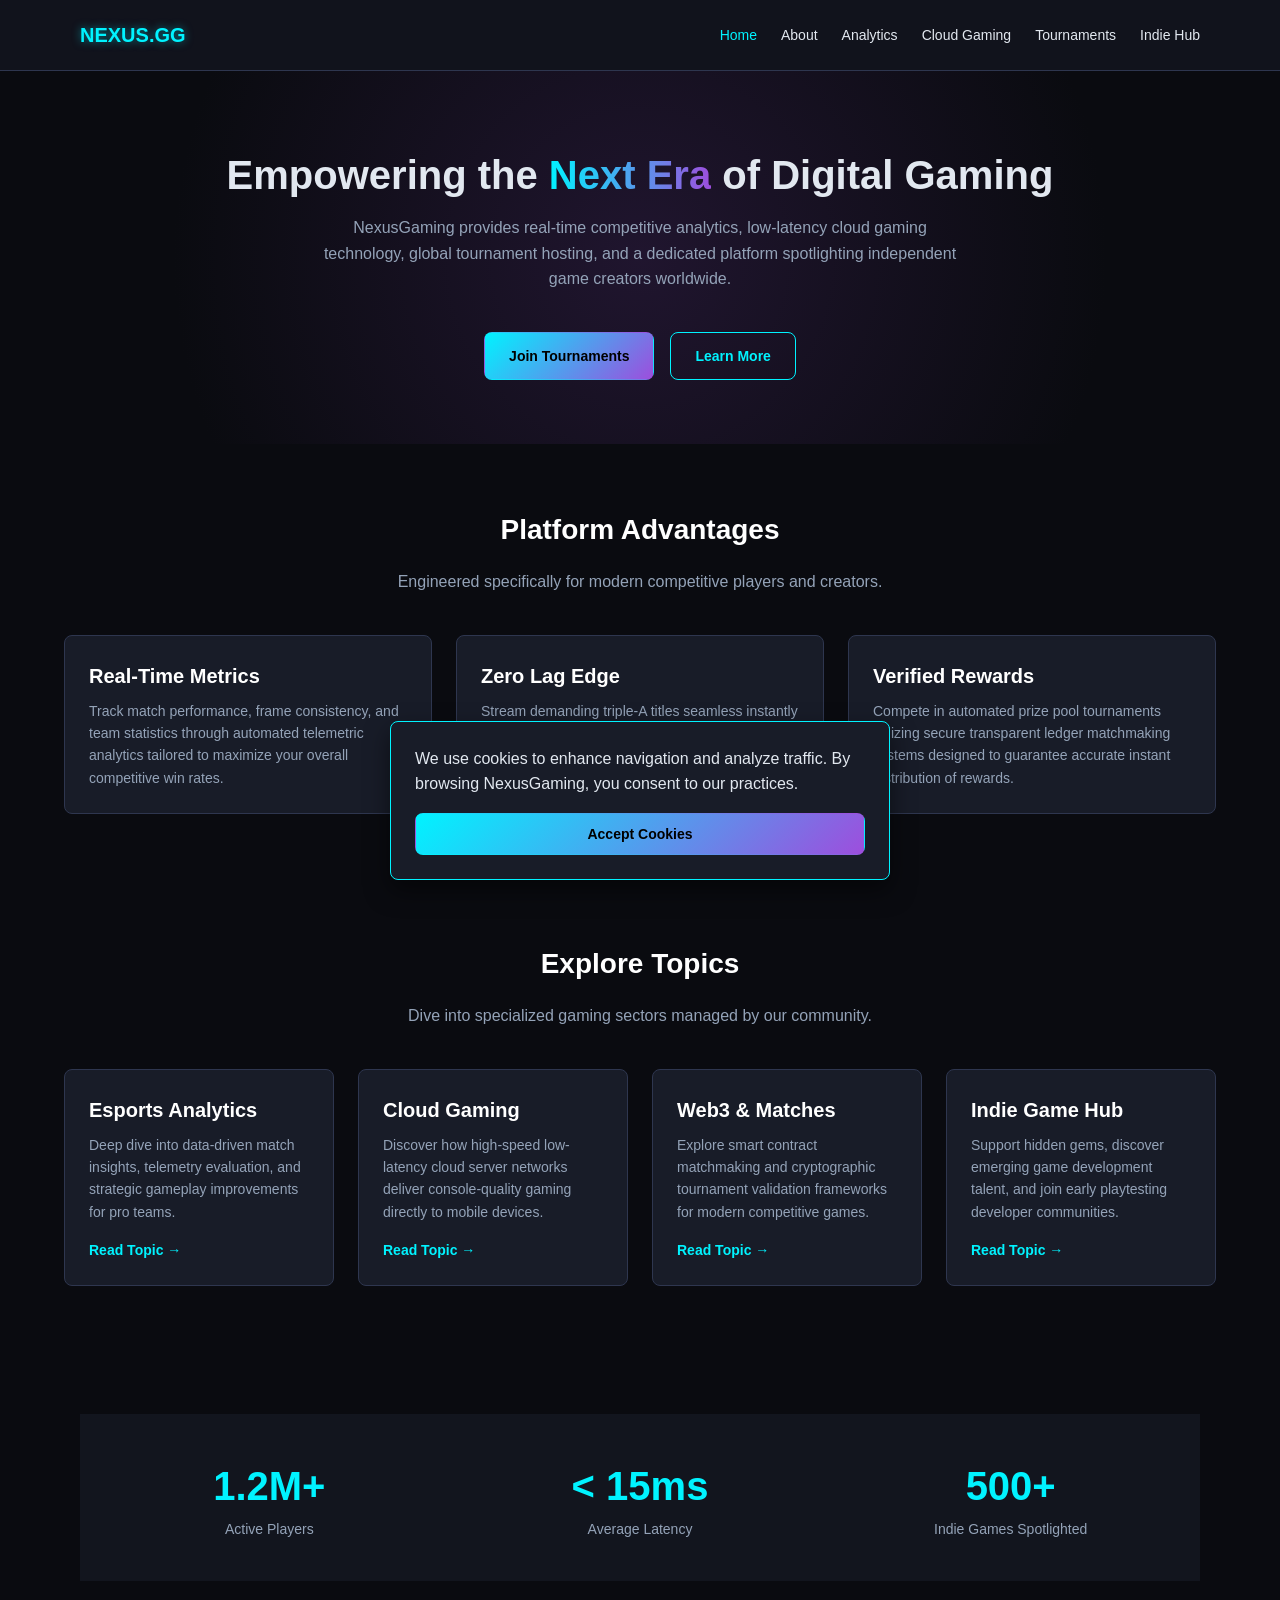
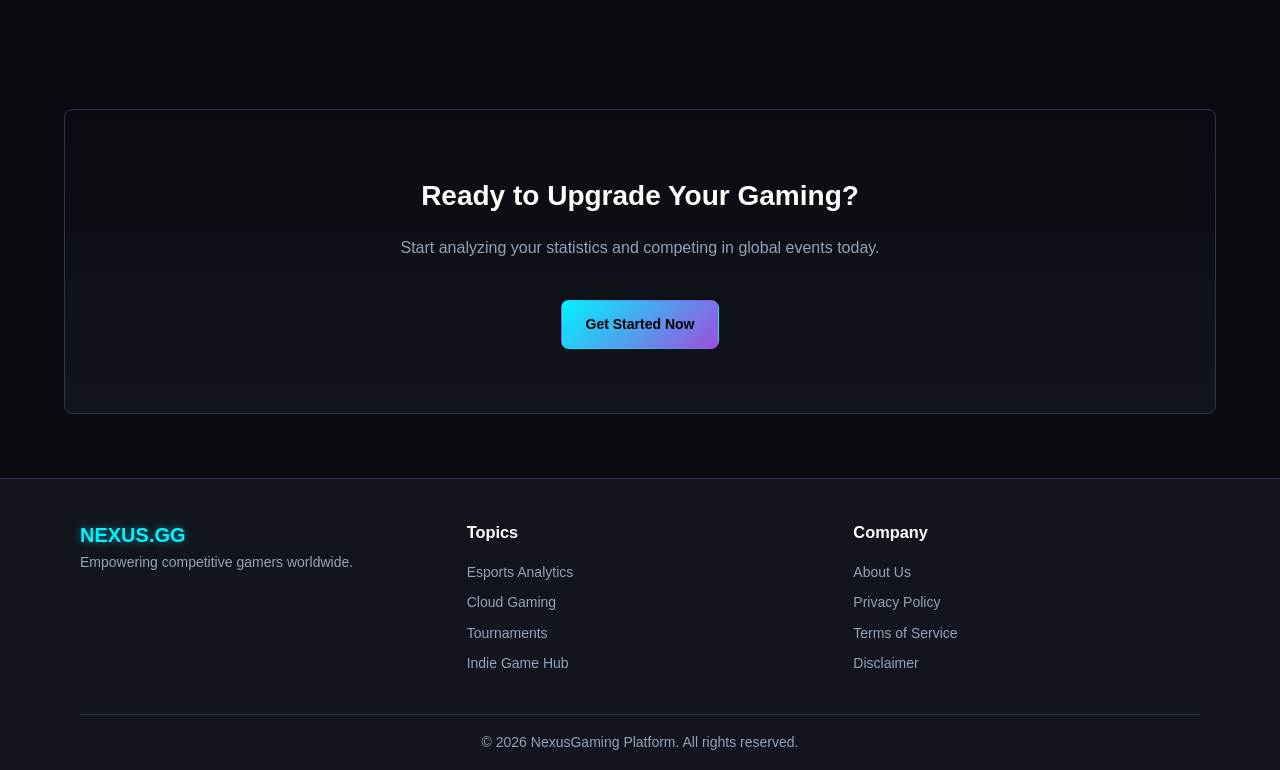
<file: index.html>
<!DOCTYPE html>
<html lang="en">
<head>
  <meta charset="UTF-8">
  <meta name="viewport" content="width=device-width, initial-scale=1.0">
  <meta name="description" content="NexusGaming - Next-generation gaming platform for analytics, tournaments, cloud gaming, and indie game discoveries.">
  <title>NexusGaming | Next-Gen Gaming Ecosystem</title>
  <link rel="stylesheet" href="assets/style.css">
</head>
<body>

  <!-- Navigation -->
  <header class="header">
    <div class="container">
      <nav class="nav" aria-label="Main Navigation">
        <a href="index.html" class="nav__brand">NEXUS.GG</a>
        <button class="nav__toggle" aria-label="Toggle Navigation" aria-expanded="false">&#9776;</button>
        <ul class="nav__menu">
          <li><a href="index.html" class="nav__link nav__link--active">Home</a></li>
          <li><a href="pages/about.html" class="nav__link">About</a></li>
          <li><a href="topic-1.html" class="nav__link">Analytics</a></li>
          <li><a href="topic-2.html" class="nav__link">Cloud Gaming</a></li>
          <li><a href="topic-3.html" class="nav__link">Tournaments</a></li>
          <li><a href="topic-4.html" class="nav__link">Indie Hub</a></li>
        </ul>
      </nav>
    </div>
  </header>

  <main>
    <!-- Hero Section -->
    <section class="hero">
      <div class="container">
        <h1 class="hero__title">Empowering the <span class="hero__title--gradient">Next Era</span> of Digital Gaming</h1>
        <p class="hero__description">
          NexusGaming provides real-time competitive analytics, low-latency cloud gaming technology, global tournament hosting, and a dedicated platform spotlighting independent game creators worldwide.
        </p>
        <div class="hero__actions">
          <a href="topic-3.html" class="btn btn--primary">Join Tournaments</a>
          <a href="pages/about.html" class="btn btn--secondary">Learn More</a>
        </div>
      </div>
    </section>

    <!-- Features Section -->
    <section class="section container">
      <h2 class="section__title">Platform Advantages</h2>
      <p class="section__subtitle">Engineered specifically for modern competitive players and creators.</p>
      <div class="grid grid--3-col">
        <article class="card">
          <h3 class="card__title">Real-Time Metrics</h3>
          <p class="card__text">Track match performance, frame consistency, and team statistics through automated telemetric analytics tailored to maximize your overall competitive win rates.</p>
        </article>
        <article class="card">
          <h3 class="card__title">Zero Lag Edge</h3>
          <p class="card__text">Stream demanding triple-A titles seamless instantly via decentralized edge cloud computing server nodes positioned globally for optimal low-latency gaming experiences.</p>
        </article>
        <article class="card">
          <h3 class="card__title">Verified Rewards</h3>
          <p class="card__text">Compete in automated prize pool tournaments utilizing secure transparent ledger matchmaking systems designed to guarantee accurate instant distribution of rewards.</p>
        </article>
      </div>
    </section>

    <!-- Topics Section -->
    <section class="section container">
      <h2 class="section__title">Explore Topics</h2>
      <p class="section__subtitle">Dive into specialized gaming sectors managed by our community.</p>
      <div class="grid grid--4-col">
        <article class="card">
          <h3 class="card__title">Esports Analytics</h3>
          <p class="card__text">Deep dive into data-driven match insights, telemetry evaluation, and strategic gameplay improvements for pro teams.</p>
          <a href="topic-1.html" class="card__link">Read Topic &rarr;</a>
        </article>
        <article class="card">
          <h3 class="card__title">Cloud Gaming</h3>
          <p class="card__text">Discover how high-speed low-latency cloud server networks deliver console-quality gaming directly to mobile devices.</p>
          <a href="topic-2.html" class="card__link">Read Topic &rarr;</a>
        </article>
        <article class="card">
          <h3 class="card__title">Web3 &amp; Matches</h3>
          <p class="card__text">Explore smart contract matchmaking and cryptographic tournament validation frameworks for modern competitive games.</p>
          <a href="topic-3.html" class="card__link">Read Topic &rarr;</a>
        </article>
        <article class="card">
          <h3 class="card__title">Indie Game Hub</h3>
          <p class="card__text">Support hidden gems, discover emerging game development talent, and join early playtesting developer communities.</p>
          <a href="topic-4.html" class="card__link">Read Topic &rarr;</a>
        </article>
      </div>
    </section>

    <!-- Statistics Section -->
    <section class="section">
      <div class="container">
        <div class="stats">
          <div class="stats__item">
            <p class="stats__number">1.2M+</p>
            <p class="stats__label">Active Players</p>
          </div>
          <div class="stats__item">
            <p class="stats__number">&lt; 15ms</p>
            <p class="stats__label">Average Latency</p>
          </div>
          <div class="stats__item">
            <p class="stats__number">500+</p>
            <p class="stats__label">Indie Games Spotlighted</p>
          </div>
        </div>
      </div>
    </section>

    <!-- Final CTA -->
    <section class="section container">
      <div class="cta">
        <h2 class="section__title">Ready to Upgrade Your Gaming?</h2>
        <p class="section__subtitle">Start analyzing your statistics and competing in global events today.</p>
        <a href="topic-1.html" class="btn btn--primary">Get Started Now</a>
      </div>
    </section>
  </main>

  <!-- Cookie Consent Banner -->
  <div id="cookieBanner" class="cookie-banner cookie-banner--hidden" role="dialog" aria-label="Cookie Preferences">
    <p>We use cookies to enhance navigation and analyze traffic. By browsing NexusGaming, you consent to our practices.</p>
    <button id="acceptCookies" class="btn btn--primary">Accept Cookies</button>
  </div>

  <!-- Footer -->
  <footer class="footer">
    <div class="container">
      <div class="footer__grid">
        <div>
          <p class="nav__brand">NEXUS.GG</p>
          <p class="footer__link">Empowering competitive gamers worldwide.</p>
        </div>
        <div>
          <h3 class="footer__heading">Topics</h3>
          <ul class="footer__list">
            <li><a href="topic-1.html" class="footer__link">Esports Analytics</a></li>
            <li><a href="topic-2.html" class="footer__link">Cloud Gaming</a></li>
            <li><a href="topic-3.html" class="footer__link">Tournaments</a></li>
            <li><a href="topic-4.html" class="footer__link">Indie Game Hub</a></li>
          </ul>
        </div>
        <div>
          <h3 class="footer__heading">Company</h3>
          <ul class="footer__list">
            <li><a href="pages/about.html" class="footer__link">About Us</a></li>
            <li><a href="privacy.html" class="footer__link">Privacy Policy</a></li>
            <li><a href="terms.html" class="footer__link">Terms of Service</a></li>
            <li><a href="disclaimer.html" class="footer__link">Disclaimer</a></li>
          </ul>
        </div>
      </div>
      <div class="footer__bottom">
        <p>&copy; 2026 NexusGaming Platform. All rights reserved.</p>
      </div>
    </div>
  </footer>

  <script src="assets/script.js"></script>
</body>
</html>
</file>
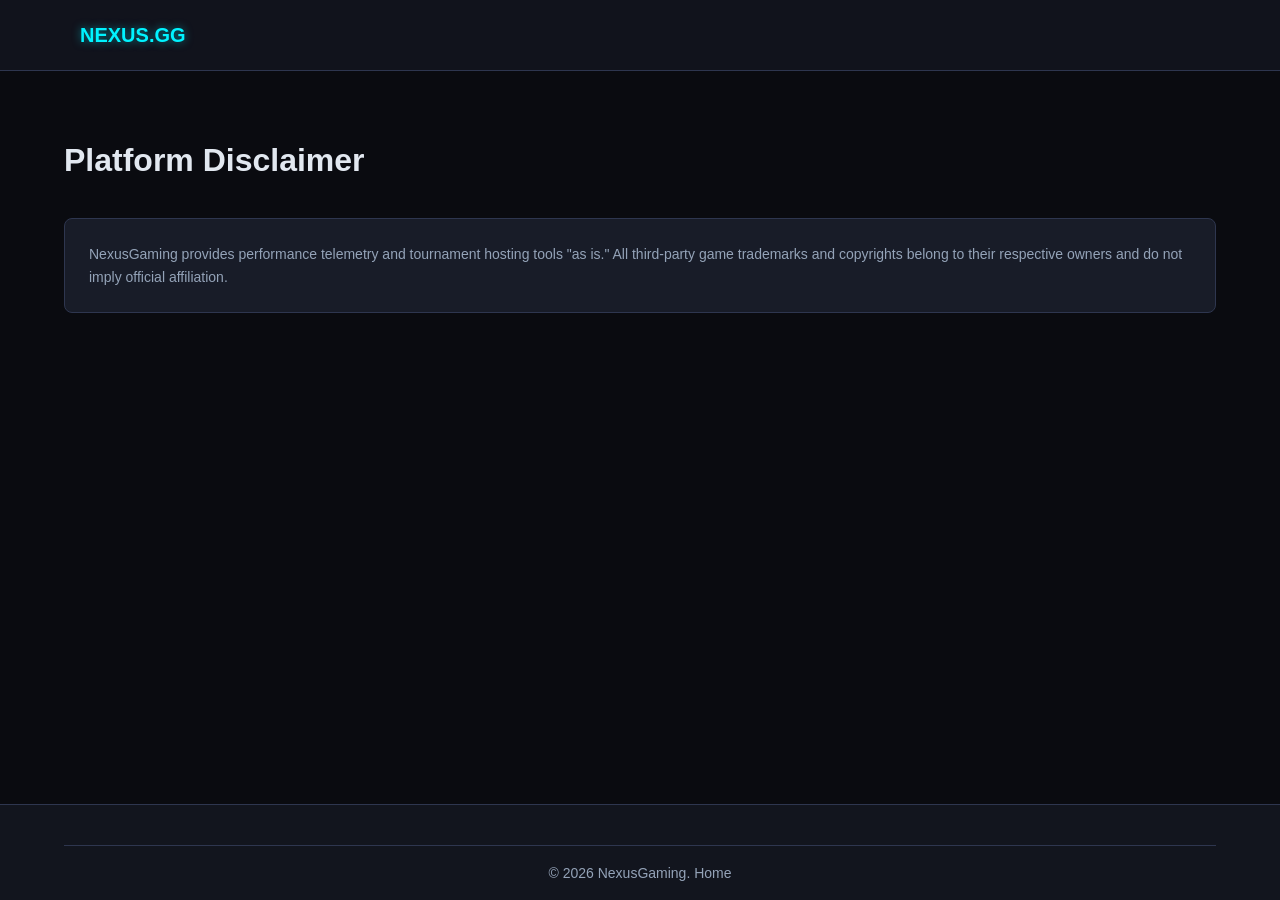
<file: disclaimer.html>
<!DOCTYPE html>
<html lang="en">
<head>
  <meta charset="UTF-8">
  <meta name="viewport" content="width=device-width, initial-scale=1.0">
  <title>Disclaimer | NexusGaming</title>
  <link rel="stylesheet" href="assets/style.css">
</head>
<body>
  <header class="header">
    <div class="container">
      <nav class="nav">
        <a href="index.html" class="nav__brand">NEXUS.GG</a>
      </nav>
    </div>
  </header>

  <main class="container section">
    <h1>Platform Disclaimer</h1>
    <div class="card" style="margin-top: 2rem;">
      <p class="card__text">
        NexusGaming provides performance telemetry and tournament hosting tools "as is." All third-party game trademarks and copyrights belong to their respective owners and do not imply official affiliation.
      </p>
    </div>
  </main>

  <footer class="footer">
    <div class="container footer__bottom">
      <p>&copy; 2026 NexusGaming. <a href="index.html" class="footer__link">Home</a></p>
    </div>
  </footer>
  <script src="assets/script.js"></script>
</body>
</html>
</file>
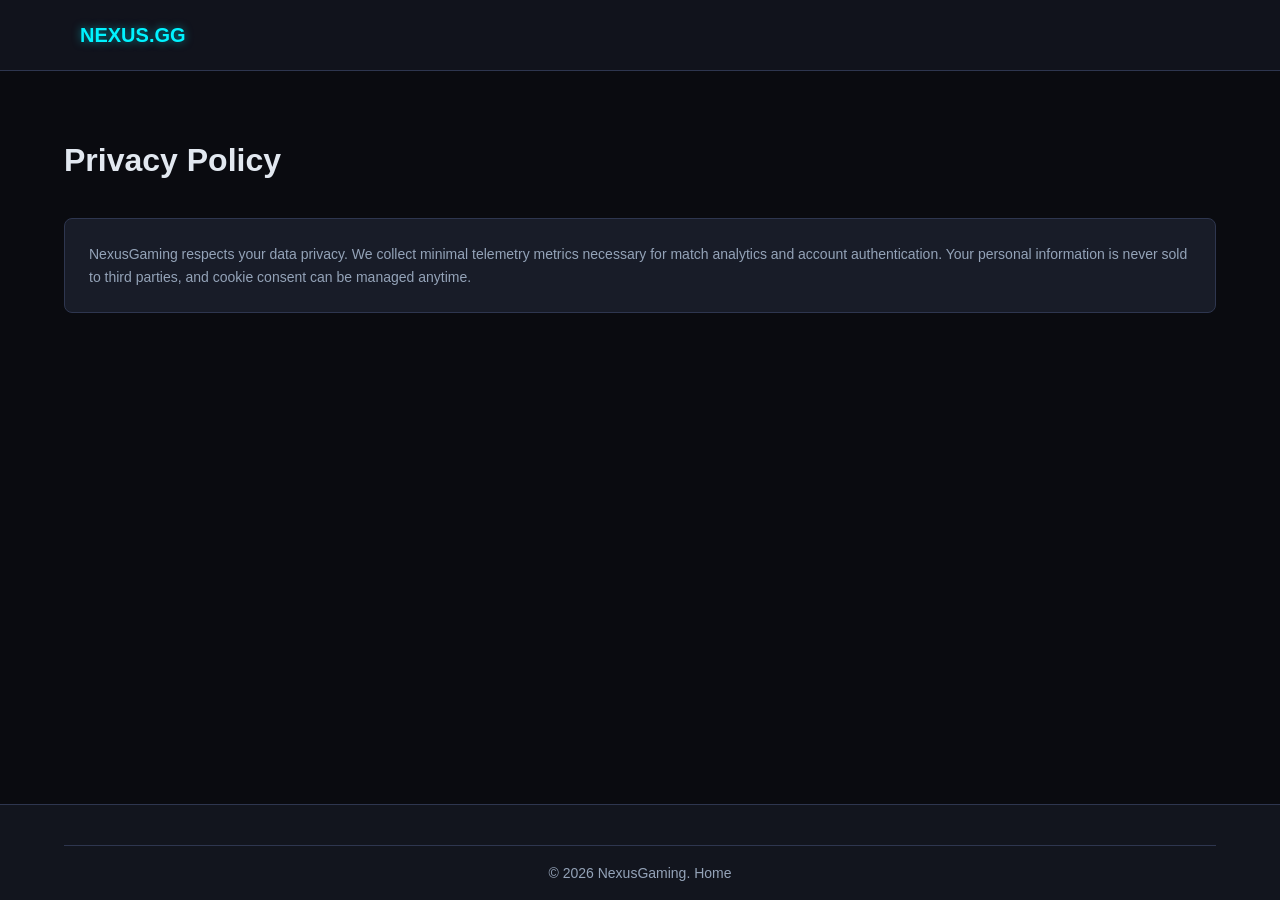
<file: privacy.html>
<!DOCTYPE html>
<html lang="en">
<head>
  <meta charset="UTF-8">
  <meta name="viewport" content="width=device-width, initial-scale=1.0">
  <title>Privacy Policy | NexusGaming</title>
  <link rel="stylesheet" href="assets/style.css">
</head>
<body>
  <header class="header">
    <div class="container">
      <nav class="nav">
        <a href="index.html" class="nav__brand">NEXUS.GG</a>
      </nav>
    </div>
  </header>

  <main class="container section">
    <h1>Privacy Policy</h1>
    <div class="card" style="margin-top: 2rem;">
      <p class="card__text">
        NexusGaming respects your data privacy. We collect minimal telemetry metrics necessary for match analytics and account authentication. Your personal information is never sold to third parties, and cookie consent can be managed anytime.
      </p>
    </div>
  </main>

  <footer class="footer">
    <div class="container footer__bottom">
      <p>&copy; 2026 NexusGaming. <a href="index.html" class="footer__link">Home</a></p>
    </div>
  </footer>
  <script src="assets/script.js"></script>
</body>
</html>
</file>
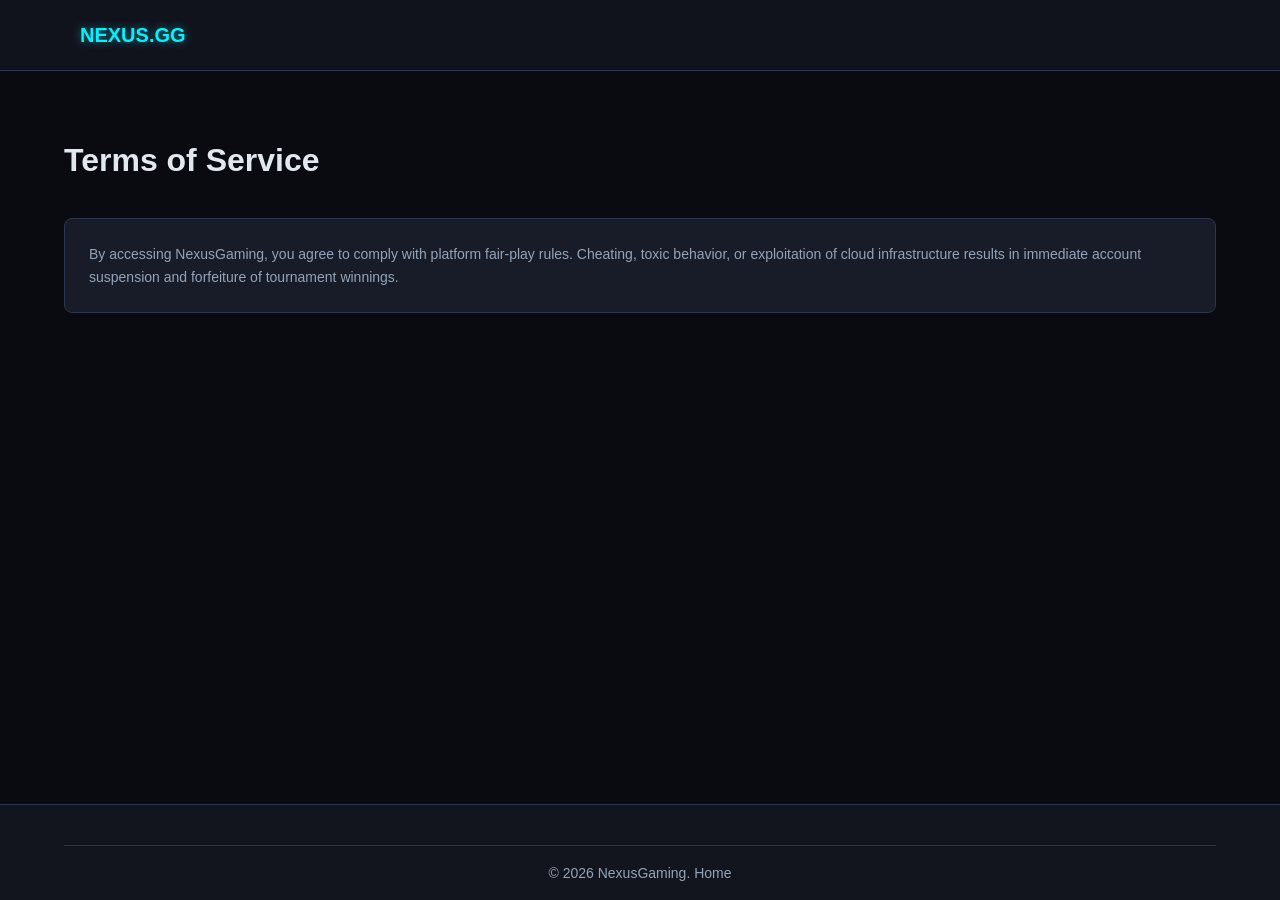
<file: terms.html>
<!DOCTYPE html>
<html lang="en">
<head>
  <meta charset="UTF-8">
  <meta name="viewport" content="width=device-width, initial-scale=1.0">
  <title>Terms of Service | NexusGaming</title>
  <link rel="stylesheet" href="assets/style.css">
</head>
<body>
  <header class="header">
    <div class="container">
      <nav class="nav">
        <a href="index.html" class="nav__brand">NEXUS.GG</a>
      </nav>
    </div>
  </header>

  <main class="container section">
    <h1>Terms of Service</h1>
    <div class="card" style="margin-top: 2rem;">
      <p class="card__text">
        By accessing NexusGaming, you agree to comply with platform fair-play rules. Cheating, toxic behavior, or exploitation of cloud infrastructure results in immediate account suspension and forfeiture of tournament winnings.
      </p>
    </div>
  </main>

  <footer class="footer">
    <div class="container footer__bottom">
      <p>&copy; 2026 NexusGaming. <a href="index.html" class="footer__link">Home</a></p>
    </div>
  </footer>
  <script src="assets/script.js"></script>
</body>
</html>
</file>
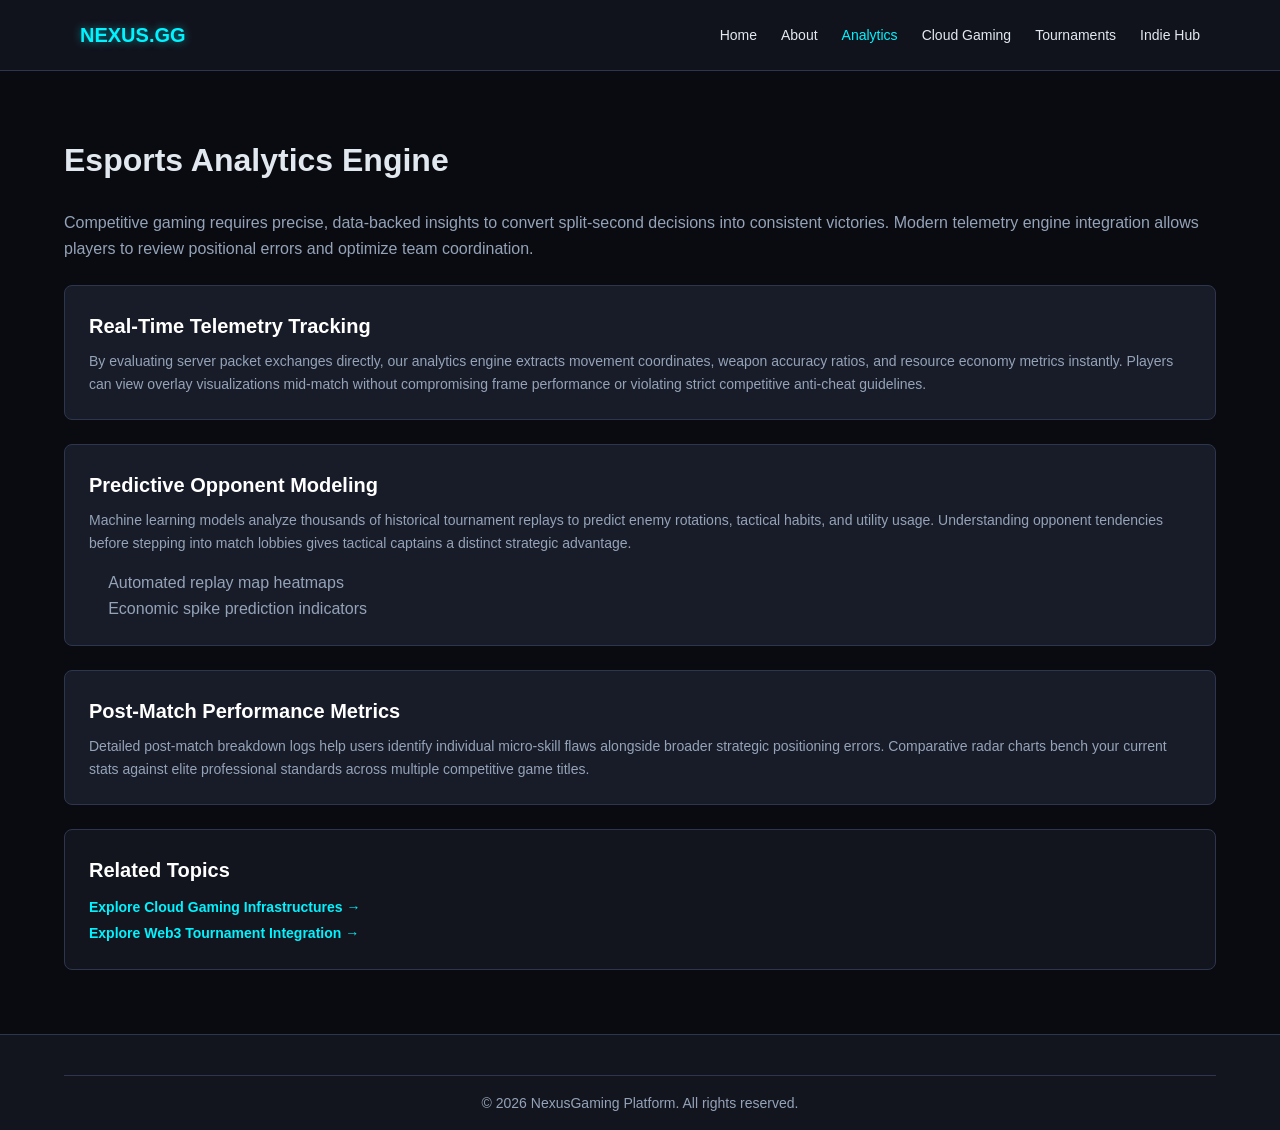
<file: topic-1.html>
<!DOCTYPE html>
<html lang="en">
<head>
  <meta charset="UTF-8">
  <meta name="viewport" content="width=device-width, initial-scale=1.0">
  <title>Esports Analytics | NexusGaming</title>
  <link rel="stylesheet" href="assets/style.css">
</head>
<body>
  <header class="header">
    <div class="container">
      <nav class="nav">
        <a href="index.html" class="nav__brand">NEXUS.GG</a>
        <button class="nav__toggle" aria-label="Toggle Navigation">&#9776;</button>
        <ul class="nav__menu">
          <li><a href="index.html" class="nav__link">Home</a></li>
          <li><a href="pages/about.html" class="nav__link">About</a></li>
          <li><a href="topic-1.html" class="nav__link nav__link--active">Analytics</a></li>
          <li><a href="topic-2.html" class="nav__link">Cloud Gaming</a></li>
          <li><a href="topic-3.html" class="nav__link">Tournaments</a></li>
          <li><a href="topic-4.html" class="nav__link">Indie Hub</a></li>
        </ul>
      </nav>
    </div>
  </header>

  <main class="container section">
    <h1>Esports Analytics Engine</h1>
    
    <p style="color: var(--color-text-muted); margin: 1.5rem 0;">
      Competitive gaming requires precise, data-backed insights to convert split-second decisions into consistent victories. Modern telemetry engine integration allows players to review positional errors and optimize team coordination.
    </p>

    <section class="card" style="margin-bottom: 1.5rem;">
      <h2 class="card__title">Real-Time Telemetry Tracking</h2>
      <p class="card__text">
        By evaluating server packet exchanges directly, our analytics engine extracts movement coordinates, weapon accuracy ratios, and resource economy metrics instantly. Players can view overlay visualizations mid-match without compromising frame performance or violating strict competitive anti-cheat guidelines.
      </p>
    </section>

    <section class="card" style="margin-bottom: 1.5rem;">
      <h2 class="card__title">Predictive Opponent Modeling</h2>
      <p class="card__text">
        Machine learning models analyze thousands of historical tournament replays to predict enemy rotations, tactical habits, and utility usage. Understanding opponent tendencies before stepping into match lobbies gives tactical captains a distinct strategic advantage.
      </p>
      <ul style="margin-top: 1rem; padding-left: 1.2rem; color: var(--color-text-muted);">
        <li>Automated replay map heatmaps</li>
        <li>Economic spike prediction indicators</li>
      </ul>
    </section>

    <section class="card" style="margin-bottom: 1.5rem;">
      <h2 class="card__title">Post-Match Performance Metrics</h2>
      <p class="card__text">
        Detailed post-match breakdown logs help users identify individual micro-skill flaws alongside broader strategic positioning errors. Comparative radar charts bench your current stats against elite professional standards across multiple competitive game titles.
      </p>
    </section>

    <div class="card" style="background-color: var(--color-bg-secondary);">
      <h3 class="card__title">Related Topics</h3>
      <p><a href="topic-2.html" class="card__link">Explore Cloud Gaming Infrastructures &rarr;</a></p>
      <p><a href="topic-3.html" class="card__link">Explore Web3 Tournament Integration &rarr;</a></p>
    </div>
  </main>

  <footer class="footer">
    <div class="container footer__bottom">
      <p>&copy; 2026 NexusGaming Platform. All rights reserved.</p>
    </div>
  </footer>
  <script src="assets/script.js"></script>
</body>
</html>
</file>
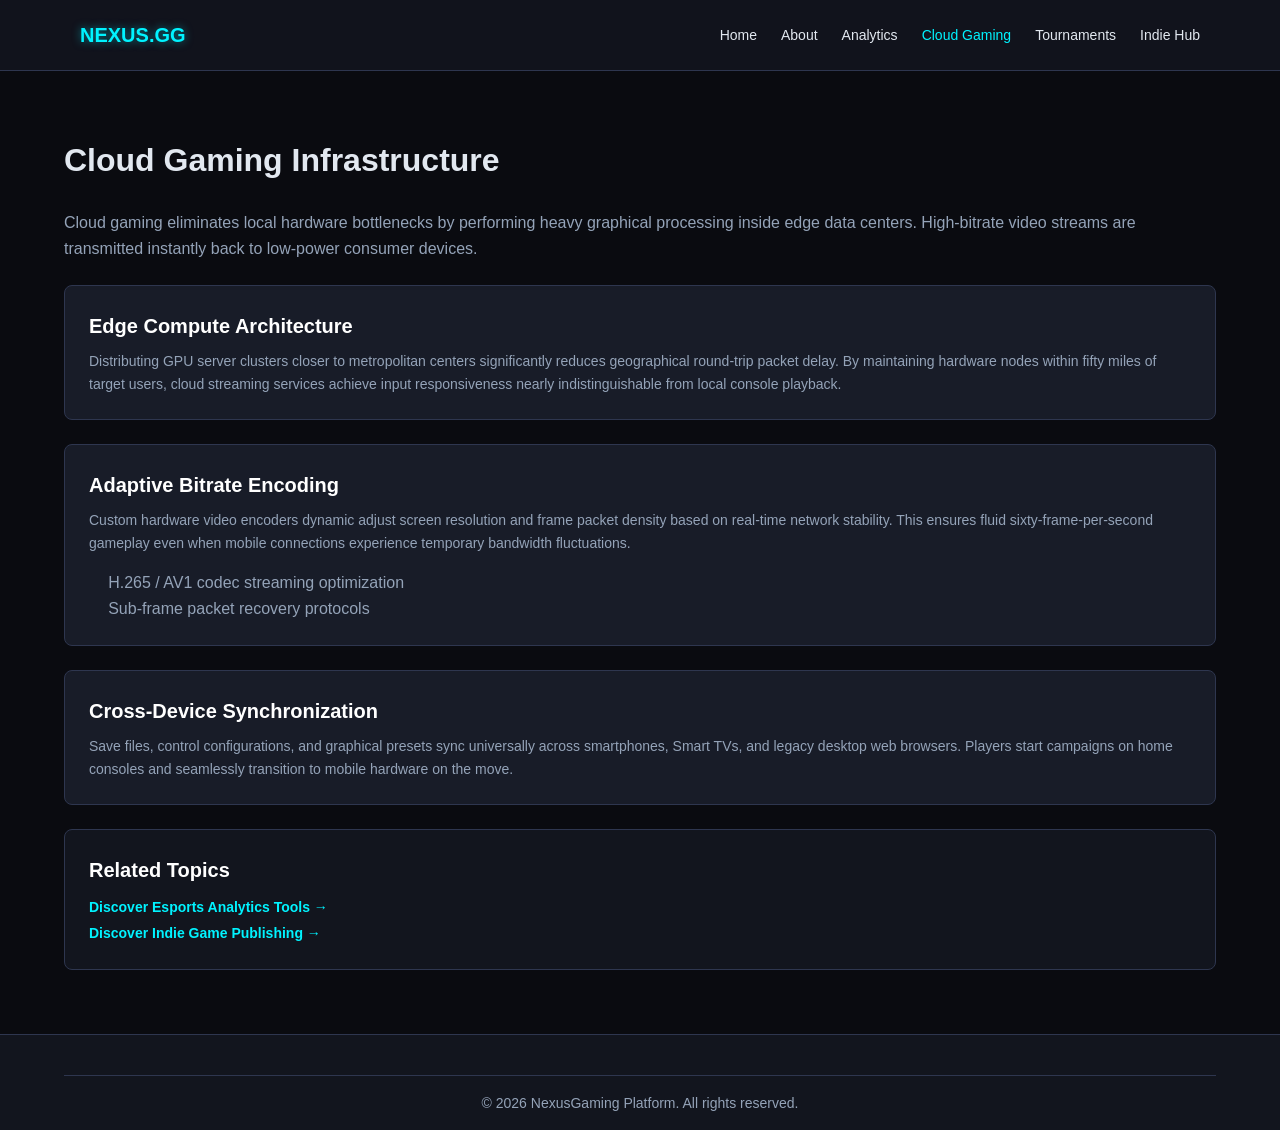
<file: topic-2.html>
<!DOCTYPE html>
<html lang="en">
<head>
  <meta charset="UTF-8">
  <meta name="viewport" content="width=device-width, initial-scale=1.0">
  <title>Cloud Gaming | NexusGaming</title>
  <link rel="stylesheet" href="assets/style.css">
</head>
<body>
  <header class="header">
    <div class="container">
      <nav class="nav">
        <a href="index.html" class="nav__brand">NEXUS.GG</a>
        <button class="nav__toggle" aria-label="Toggle Navigation">&#9776;</button>
        <ul class="nav__menu">
          <li><a href="index.html" class="nav__link">Home</a></li>
          <li><a href="pages/about.html" class="nav__link">About</a></li>
          <li><a href="topic-1.html" class="nav__link">Analytics</a></li>
          <li><a href="topic-2.html" class="nav__link nav__link--active">Cloud Gaming</a></li>
          <li><a href="topic-3.html" class="nav__link">Tournaments</a></li>
          <li><a href="topic-4.html" class="nav__link">Indie Hub</a></li>
        </ul>
      </nav>
    </div>
  </header>

  <main class="container section">
    <h1>Cloud Gaming Infrastructure</h1>
    
    <p style="color: var(--color-text-muted); margin: 1.5rem 0;">
      Cloud gaming eliminates local hardware bottlenecks by performing heavy graphical processing inside edge data centers. High-bitrate video streams are transmitted instantly back to low-power consumer devices.
    </p>

    <section class="card" style="margin-bottom: 1.5rem;">
      <h2 class="card__title">Edge Compute Architecture</h2>
      <p class="card__text">
        Distributing GPU server clusters closer to metropolitan centers significantly reduces geographical round-trip packet delay. By maintaining hardware nodes within fifty miles of target users, cloud streaming services achieve input responsiveness nearly indistinguishable from local console playback.
      </p>
    </section>

    <section class="card" style="margin-bottom: 1.5rem;">
      <h2 class="card__title">Adaptive Bitrate Encoding</h2>
      <p class="card__text">
        Custom hardware video encoders dynamic adjust screen resolution and frame packet density based on real-time network stability. This ensures fluid sixty-frame-per-second gameplay even when mobile connections experience temporary bandwidth fluctuations.
      </p>
      <ul style="margin-top: 1rem; padding-left: 1.2rem; color: var(--color-text-muted);">
        <li>H.265 / AV1 codec streaming optimization</li>
        <li>Sub-frame packet recovery protocols</li>
      </ul>
    </section>

    <section class="card" style="margin-bottom: 1.5rem;">
      <h2 class="card__title">Cross-Device Synchronization</h2>
      <p class="card__text">
        Save files, control configurations, and graphical presets sync universally across smartphones, Smart TVs, and legacy desktop web browsers. Players start campaigns on home consoles and seamlessly transition to mobile hardware on the move.
      </p>
    </section>

    <div class="card" style="background-color: var(--color-bg-secondary);">
      <h3 class="card__title">Related Topics</h3>
      <p><a href="topic-1.html" class="card__link">Discover Esports Analytics Tools &rarr;</a></p>
      <p><a href="topic-4.html" class="card__link">Discover Indie Game Publishing &rarr;</a></p>
    </div>
  </main>

  <footer class="footer">
    <div class="container footer__bottom">
      <p>&copy; 2026 NexusGaming Platform. All rights reserved.</p>
    </div>
  </footer>
  <script src="assets/script.js"></script>
</body>
</html>
</file>
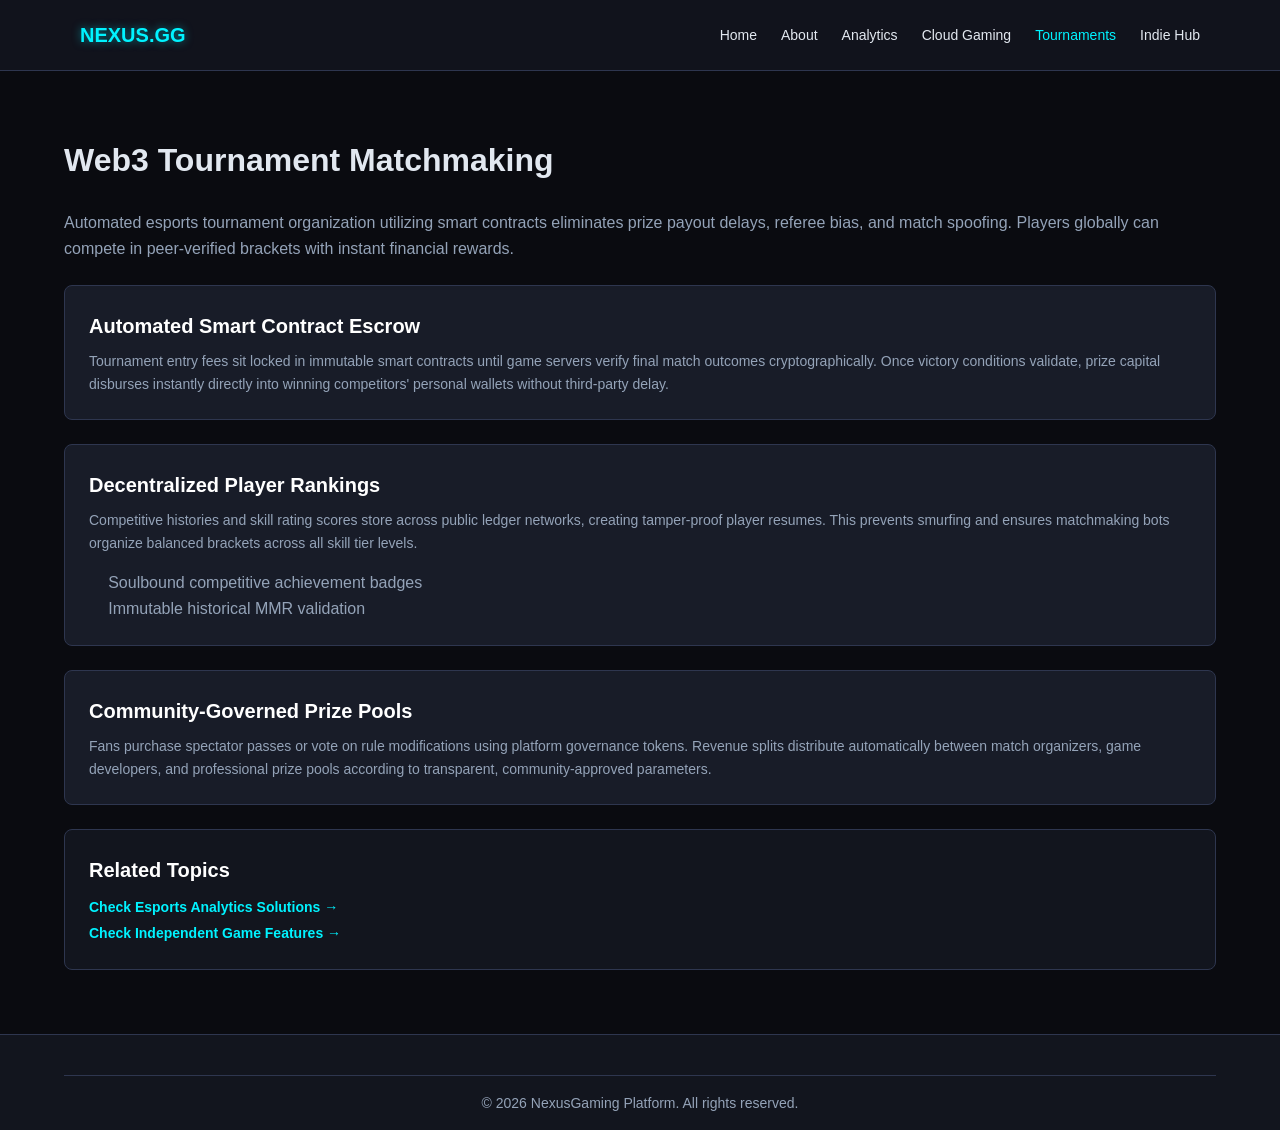
<file: topic-3.html>
<!DOCTYPE html>
<html lang="en">
<head>
  <meta charset="UTF-8">
  <meta name="viewport" content="width=device-width, initial-scale=1.0">
  <title>Tournaments &amp; Web3 | NexusGaming</title>
  <link rel="stylesheet" href="assets/style.css">
</head>
<body>
  <header class="header">
    <div class="container">
      <nav class="nav">
        <a href="index.html" class="nav__brand">NEXUS.GG</a>
        <button class="nav__toggle" aria-label="Toggle Navigation">&#9776;</button>
        <ul class="nav__menu">
          <li><a href="index.html" class="nav__link">Home</a></li>
          <li><a href="pages/about.html" class="nav__link">About</a></li>
          <li><a href="topic-1.html" class="nav__link">Analytics</a></li>
          <li><a href="topic-2.html" class="nav__link">Cloud Gaming</a></li>
          <li><a href="topic-3.html" class="nav__link nav__link--active">Tournaments</a></li>
          <li><a href="topic-4.html" class="nav__link">Indie Hub</a></li>
        </ul>
      </nav>
    </div>
  </header>

  <main class="container section">
    <h1>Web3 Tournament Matchmaking</h1>
    
    <p style="color: var(--color-text-muted); margin: 1.5rem 0;">
      Automated esports tournament organization utilizing smart contracts eliminates prize payout delays, referee bias, and match spoofing. Players globally can compete in peer-verified brackets with instant financial rewards.
    </p>

    <section class="card" style="margin-bottom: 1.5rem;">
      <h2 class="card__title">Automated Smart Contract Escrow</h2>
      <p class="card__text">
        Tournament entry fees sit locked in immutable smart contracts until game servers verify final match outcomes cryptographically. Once victory conditions validate, prize capital disburses instantly directly into winning competitors' personal wallets without third-party delay.
      </p>
    </section>

    <section class="card" style="margin-bottom: 1.5rem;">
      <h2 class="card__title">Decentralized Player Rankings</h2>
      <p class="card__text">
        Competitive histories and skill rating scores store across public ledger networks, creating tamper-proof player resumes. This prevents smurfing and ensures matchmaking bots organize balanced brackets across all skill tier levels.
      </p>
      <ul style="margin-top: 1rem; padding-left: 1.2rem; color: var(--color-text-muted);">
        <li>Soulbound competitive achievement badges</li>
        <li>Immutable historical MMR validation</li>
      </ul>
    </section>

    <section class="card" style="margin-bottom: 1.5rem;">
      <h2 class="card__title">Community-Governed Prize Pools</h2>
      <p class="card__text">
        Fans purchase spectator passes or vote on rule modifications using platform governance tokens. Revenue splits distribute automatically between match organizers, game developers, and professional prize pools according to transparent, community-approved parameters.
      </p>
    </section>

    <div class="card" style="background-color: var(--color-bg-secondary);">
      <h3 class="card__title">Related Topics</h3>
      <p><a href="topic-1.html" class="card__link">Check Esports Analytics Solutions &rarr;</a></p>
      <p><a href="topic-4.html" class="card__link">Check Independent Game Features &rarr;</a></p>
    </div>
  </main>

  <footer class="footer">
    <div class="container footer__bottom">
      <p>&copy; 2026 NexusGaming Platform. All rights reserved.</p>
    </div>
  </footer>
  <script src="assets/script.js"></script>
</body>
</html>
</file>
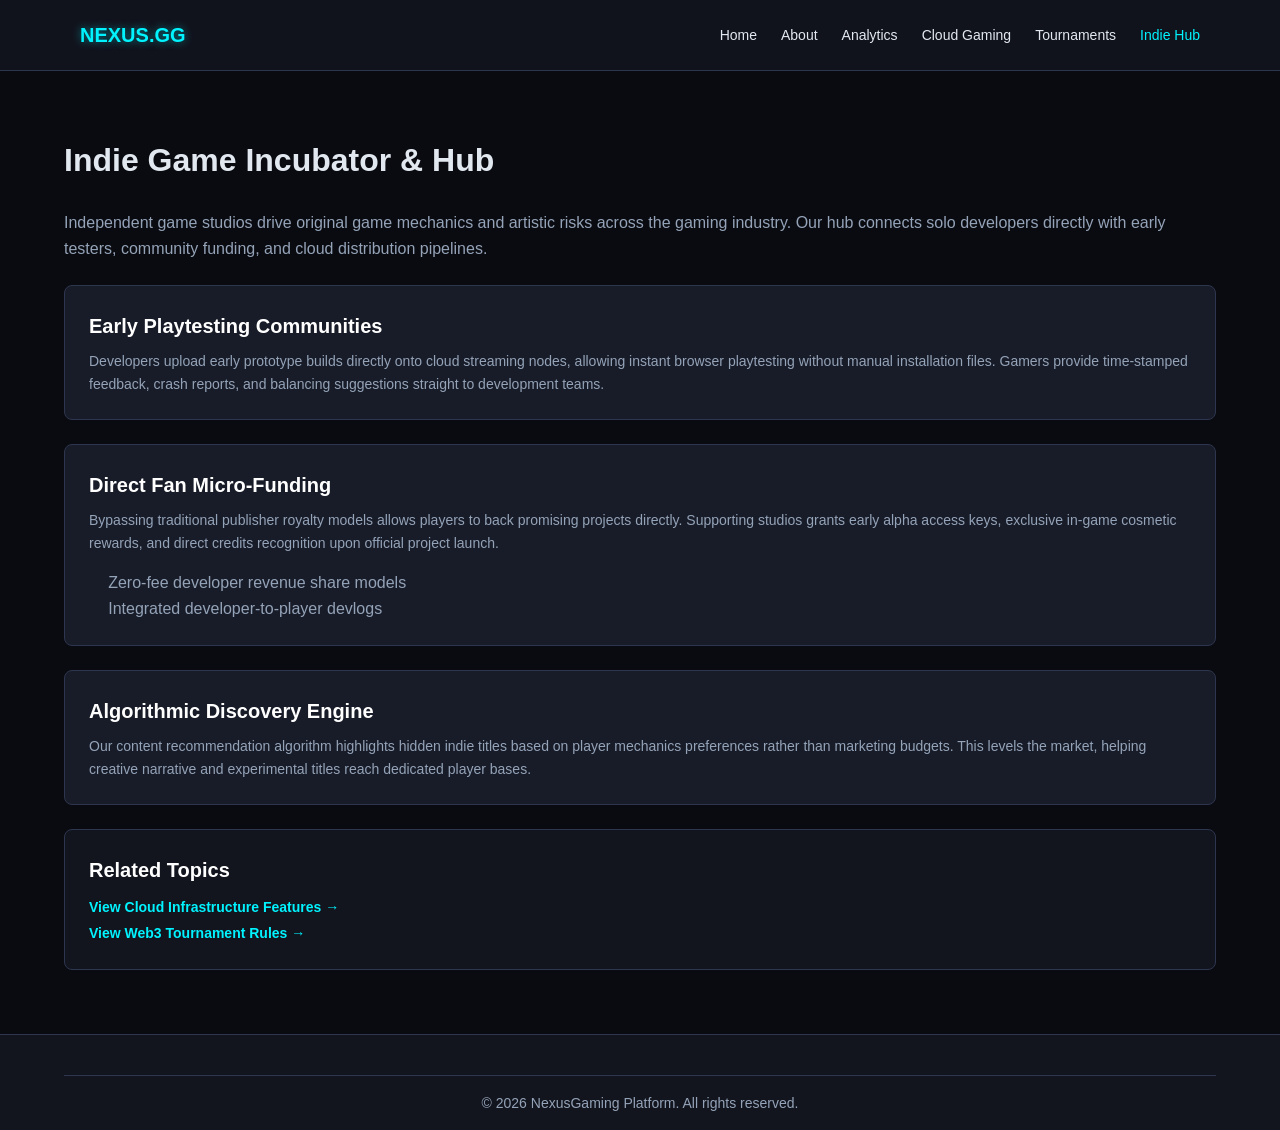
<file: topic-4.html>
<!DOCTYPE html>
<html lang="en">
<head>
  <meta charset="UTF-8">
  <meta name="viewport" content="width=device-width, initial-scale=1.0">
  <title>Indie Game Hub | NexusGaming</title>
  <link rel="stylesheet" href="assets/style.css">
</head>
<body>
  <header class="header">
    <div class="container">
      <nav class="nav">
        <a href="index.html" class="nav__brand">NEXUS.GG</a>
        <button class="nav__toggle" aria-label="Toggle Navigation">&#9776;</button>
        <ul class="nav__menu">
          <li><a href="index.html" class="nav__link">Home</a></li>
          <li><a href="pages/about.html" class="nav__link">About</a></li>
          <li><a href="topic-1.html" class="nav__link">Analytics</a></li>
          <li><a href="topic-2.html" class="nav__link">Cloud Gaming</a></li>
          <li><a href="topic-3.html" class="nav__link">Tournaments</a></li>
          <li><a href="topic-4.html" class="nav__link nav__link--active">Indie Hub</a></li>
        </ul>
      </nav>
    </div>
  </header>

  <main class="container section">
    <h1>Indie Game Incubator &amp; Hub</h1>
    
    <p style="color: var(--color-text-muted); margin: 1.5rem 0;">
      Independent game studios drive original game mechanics and artistic risks across the gaming industry. Our hub connects solo developers directly with early testers, community funding, and cloud distribution pipelines.
    </p>

    <section class="card" style="margin-bottom: 1.5rem;">
      <h2 class="card__title">Early Playtesting Communities</h2>
      <p class="card__text">
        Developers upload early prototype builds directly onto cloud streaming nodes, allowing instant browser playtesting without manual installation files. Gamers provide time-stamped feedback, crash reports, and balancing suggestions straight to development teams.
      </p>
    </section>

    <section class="card" style="margin-bottom: 1.5rem;">
      <h2 class="card__title">Direct Fan Micro-Funding</h2>
      <p class="card__text">
        Bypassing traditional publisher royalty models allows players to back promising projects directly. Supporting studios grants early alpha access keys, exclusive in-game cosmetic rewards, and direct credits recognition upon official project launch.
      </p>
      <ul style="margin-top: 1rem; padding-left: 1.2rem; color: var(--color-text-muted);">
        <li>Zero-fee developer revenue share models</li>
        <li>Integrated developer-to-player devlogs</li>
      </ul>
    </section>

    <section class="card" style="margin-bottom: 1.5rem;">
      <h2 class="card__title">Algorithmic Discovery Engine</h2>
      <p class="card__text">
        Our content recommendation algorithm highlights hidden indie titles based on player mechanics preferences rather than marketing budgets. This levels the market, helping creative narrative and experimental titles reach dedicated player bases.
      </p>
    </section>

    <div class="card" style="background-color: var(--color-bg-secondary);">
      <h3 class="card__title">Related Topics</h3>
      <p><a href="topic-2.html" class="card__link">View Cloud Infrastructure Features &rarr;</a></p>
      <p><a href="topic-3.html" class="card__link">View Web3 Tournament Rules &rarr;</a></p>
    </div>
  </main>

  <footer class="footer">
    <div class="container footer__bottom">
      <p>&copy; 2026 NexusGaming Platform. All rights reserved.</p>
    </div>
  </footer>
  <script src="assets/script.js"></script>
</body>
</html>
</file>
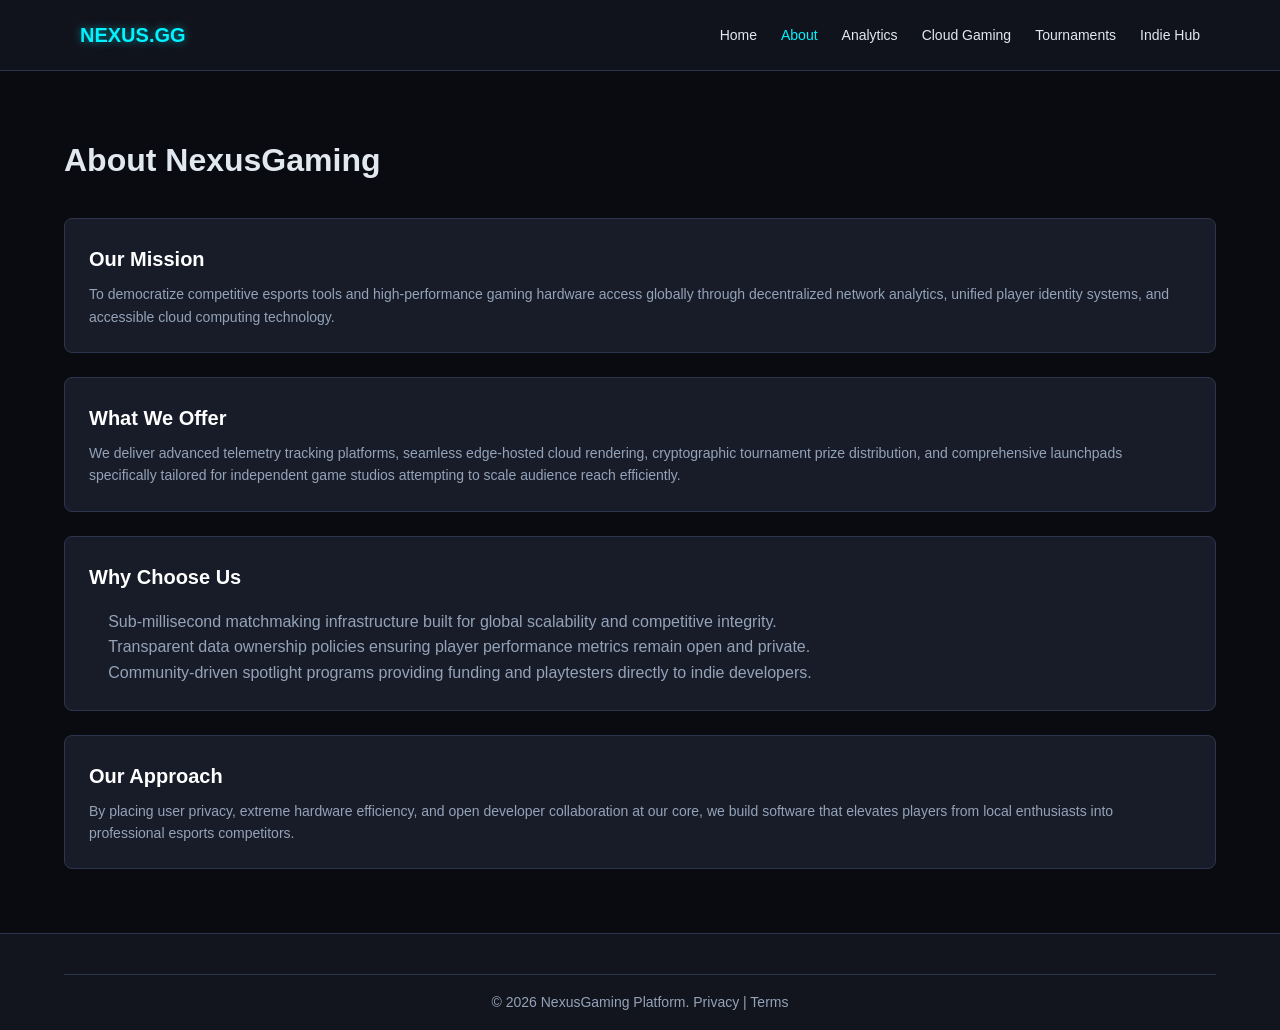
<file: pages/about.html>
<!DOCTYPE html>
<html lang="en">
<head>
  <meta charset="UTF-8">
  <meta name="viewport" content="width=device-width, initial-scale=1.0">
  <title>About Us | NexusGaming</title>
  <link rel="stylesheet" href="../assets/style.css">
</head>
<body>
  <header class="header">
    <div class="container">
      <nav class="nav">
        <a href="../index.html" class="nav__brand">NEXUS.GG</a>
        <button class="nav__toggle" aria-label="Toggle Navigation">&#9776;</button>
        <ul class="nav__menu">
          <li><a href="../index.html" class="nav__link">Home</a></li>
          <li><a href="about.html" class="nav__link nav__link--active">About</a></li>
          <li><a href="../topic-1.html" class="nav__link">Analytics</a></li>
          <li><a href="../topic-2.html" class="nav__link">Cloud Gaming</a></li>
          <li><a href="../topic-3.html" class="nav__link">Tournaments</a></li>
          <li><a href="../topic-4.html" class="nav__link">Indie Hub</a></li>
        </ul>
      </nav>
    </div>
  </header>

  <main class="container section">
    <h1>About NexusGaming</h1>
    
    <section class="card" style="margin-top: 2rem;">
      <h2 class="card__title">Our Mission</h2>
      <p class="card__text">
        To democratize competitive esports tools and high-performance gaming hardware access globally through decentralized network analytics, unified player identity systems, and accessible cloud computing technology.
      </p>
    </section>

    <section class="card" style="margin-top: 1.5rem;">
      <h2 class="card__title">What We Offer</h2>
      <p class="card__text">
        We deliver advanced telemetry tracking platforms, seamless edge-hosted cloud rendering, cryptographic tournament prize distribution, and comprehensive launchpads specifically tailored for independent game studios attempting to scale audience reach efficiently.
      </p>
    </section>

    <section class="card" style="margin-top: 1.5rem;">
      <h2 class="card__title">Why Choose Us</h2>
      <ul style="padding-left: 1.2rem; margin-top: 0.5rem; color: var(--color-text-muted);">
        <li>Sub-millisecond matchmaking infrastructure built for global scalability and competitive integrity.</li>
        <li>Transparent data ownership policies ensuring player performance metrics remain open and private.</li>
        <li>Community-driven spotlight programs providing funding and playtesters directly to indie developers.</li>
      </ul>
    </section>

    <section class="card" style="margin-top: 1.5rem;">
      <h2 class="card__title">Our Approach</h2>
      <p class="card__text">
        By placing user privacy, extreme hardware efficiency, and open developer collaboration at our core, we build software that elevates players from local enthusiasts into professional esports competitors.
      </p>
    </section>
  </main>

  <footer class="footer">
    <div class="container footer__bottom">
      <p>&copy; 2026 NexusGaming Platform. <a href="../privacy.html" class="footer__link">Privacy</a> | <a href="../terms.html" class="footer__link">Terms</a></p>
    </div>
  </footer>
  <script src="../assets/script.js"></script>
</body>
</html>
</file>
<file: assets/style.css>
/* ==========================================================================
   CSS VARIABLES & CORE CONFIGURATION
   ========================================================================== */
:root {
  /* Color Palette */
  --color-bg-primary: #0a0b10;
  --color-bg-secondary: #12151e;
  --color-bg-card: #181c28;
  --color-bg-card-hover: #202636;
  --color-text-main: #e2e8f0;
  --color-text-muted: #94a3b8;
  --color-accent-cyan: #00f3ff;
  --color-accent-purple: #9d4edd;
  --color-accent-pink: #ff007f;
  --color-border: #2e364f;

  /* Typography */
  --font-family: 'Inter', -apple-system, BlinkMacSystemFont, 'Segoe UI', Roboto, sans-serif;
  --font-size-sm: 0.875rem;
  --font-size-base: 1rem;
  --font-size-lg: 1.25rem;
  --font-size-xl: 1.75rem;
  --font-size-2xl: 2.5rem;

  /* Spacing */
  --spacing-xs: 0.5rem;
  --spacing-sm: 1rem;
  --spacing-md: 1.5rem;
  --spacing-lg: 2.5rem;
  --spacing-xl: 4rem;

  /* Effects */
  --border-radius: 8px;
  --transition-fast: 0.2s ease;
  --transition-normal: 0.3s ease;
  --shadow-neon-cyan: 0 0 15px rgba(0, 243, 255, 0.3);
  --shadow-neon-purple: 0 0 15px rgba(157, 78, 221, 0.3);
}

/* Reset & Base Setup */
*, *::before, *::after {
  box-sizing: border-box;
  margin: 0;
  padding: 0;
}

html {
  scroll-behavior: smooth;
  font-family: var(--font-family);
  background-color: var(--color-bg-primary);
  color: var(--color-text-main);
  line-height: 1.6;
}

body {
  display: flex;
  flex-direction: column;
  min-height: 100vh;
}

a {
  color: inherit;
  text-decoration: none;
}

ul {
  list-style: none;
}

/* ==========================================================================
   LAYOUT CONTAINERS & BEM COMPONENTS
   ========================================================================== */
.container {
  width: 90%;
  max-width: 1200px;
  margin: 0 auto;
  padding: 0 var(--spacing-sm);
}

.section {
  padding: var(--spacing-xl) 0;
}

.section__title {
  font-size: var(--font-size-xl);
  text-align: center;
  margin-bottom: var(--spacing-sm);
  color: #ffffff;
}

.section__subtitle {
  text-align: center;
  color: var(--color-text-muted);
  margin-bottom: var(--spacing-lg);
}

/* Navbar Component */
.header {
  background-color: rgba(18, 21, 30, 0.95);
  backdrop-filter: blur(10px);
  position: sticky;
  top: 0;
  z-index: 1000;
  border-bottom: 1px solid var(--color-border);
}

.nav {
  display: flex;
  justify-content: space-between;
  align-items: center;
  height: 70px;
}

.nav__brand {
  font-size: var(--font-size-lg);
  font-weight: 800;
  color: var(--color-accent-cyan);
  text-shadow: 0 0 8px rgba(0, 243, 255, 0.5);
}

.nav__menu {
  display: flex;
  gap: var(--spacing-md);
  align-items: center;
}

.nav__link {
  font-size: var(--font-size-sm);
  font-weight: 500;
  transition: color var(--transition-fast);
}

.nav__link:hover,
.nav__link--active {
  color: var(--color-accent-cyan);
}

.nav__toggle {
  display: none;
  background: none;
  border: none;
  color: var(--color-text-main);
  font-size: 1.5rem;
  cursor: pointer;
}

/* Buttons */
.btn {
  display: inline-block;
  padding: 0.75rem 1.5rem;
  border-radius: var(--border-radius);
  font-weight: 600;
  font-size: var(--font-size-sm);
  cursor: pointer;
  transition: all var(--transition-fast);
  border: 1px solid transparent;
}

.btn--primary {
  background: linear-gradient(135deg, var(--color-accent-cyan), var(--color-accent-purple));
  color: #000;
}

.btn--primary:hover {
  box-shadow: var(--shadow-neon-cyan);
  transform: translateY(-2px);
}

.btn--secondary {
  background-color: transparent;
  border-color: var(--color-accent-cyan);
  color: var(--color-accent-cyan);
}

.btn--secondary:hover {
  background-color: rgba(0, 243, 255, 0.1);
  box-shadow: var(--shadow-neon-cyan);
}

/* Hero Section */
.hero {
  padding: 5rem 0 var(--spacing-xl);
  text-align: center;
  background: radial-gradient(circle at center, rgba(157, 78, 221, 0.15) 0%, rgba(10, 11, 16, 1) 70%);
}

.hero__title {
  font-size: var(--font-size-2xl);
  margin-bottom: var(--spacing-sm);
  line-height: 1.2;
}

.hero__title--gradient {
  background: linear-gradient(90deg, var(--color-accent-cyan), var(--color-accent-purple));
  -webkit-background-clip: text;
  -webkit-text-fill-color: transparent;
}

.hero__description {
  max-width: 650px;
  margin: 0 auto var(--spacing-lg);
  color: var(--color-text-muted);
}

.hero__actions {
  display: flex;
  gap: var(--spacing-sm);
  justify-content: center;
}

/* Grid & Cards */
.grid {
  display: grid;
  gap: var(--spacing-md);
}

.grid--3-col {
  grid-template-columns: repeat(auto-fit, minmax(280px, 1fr));
}

.grid--4-col {
  grid-template-columns: repeat(auto-fit, minmax(240px, 1fr));
}

.card {
  background-color: var(--color-bg-card);
  border: 1px solid var(--color-border);
  padding: var(--spacing-md);
  border-radius: var(--border-radius);
  transition: all var(--transition-normal);
  display: flex;
  flex-direction: column;
}

.card:hover {
  background-color: var(--color-bg-card-hover);
  border-color: var(--color-accent-cyan);
  transform: translateY(-4px);
  box-shadow: var(--shadow-neon-cyan);
}

.card__title {
  font-size: var(--font-size-lg);
  margin-bottom: var(--spacing-xs);
  color: #fff;
}

.card__text {
  color: var(--color-text-muted);
  font-size: var(--font-size-sm);
  flex-grow: 1;
}

.card__link {
  margin-top: var(--spacing-sm);
  color: var(--color-accent-cyan);
  font-size: var(--font-size-sm);
  font-weight: 600;
}

/* Stats Component */
.stats {
  background-color: var(--color-bg-secondary);
  border-y: 1px solid var(--color-border);
  display: flex;
  justify-content: space-around;
  flex-wrap: wrap;
  gap: var(--spacing-md);
  padding: var(--spacing-lg) var(--spacing-sm);
  text-align: center;
}

.stats__item {
  flex: 1 1 200px;
}

.stats__number {
  font-size: var(--font-size-2xl);
  font-weight: 800;
  color: var(--color-accent-cyan);
}

.stats__label {
  color: var(--color-text-muted);
  font-size: var(--font-size-sm);
}

/* Call to Action Section */
.cta {
  text-align: center;
  background: linear-gradient(180deg, var(--color-bg-primary) 0%, var(--color-bg-secondary) 100%);
  border-radius: var(--border-radius);
  padding: var(--spacing-xl) var(--spacing-md);
  border: 1px solid var(--color-border);
}

/* Footer Component */
.footer {
  margin-top: auto;
  background-color: var(--color-bg-secondary);
  border-top: 1px solid var(--color-border);
  padding: var(--spacing-lg) 0 var(--spacing-sm);
  font-size: var(--font-size-sm);
}

.footer__grid {
  display: grid;
  grid-template-columns: repeat(auto-fit, minmax(200px, 1fr));
  gap: var(--spacing-lg);
  margin-bottom: var(--spacing-lg);
}

.footer__heading {
  color: #fff;
  margin-bottom: var(--spacing-sm);
}

.footer__list {
  display: flex;
  flex-direction: column;
  gap: var(--spacing-xs);
}

.footer__link {
  color: var(--color-text-muted);
}

.footer__link:hover {
  color: var(--color-accent-cyan);
}

.footer__bottom {
  text-align: center;
  padding-top: var(--spacing-sm);
  border-top: 1px solid var(--color-border);
  color: var(--color-text-muted);
}

/* Cookie Consent Component */
.cookie-banner {
  position: fixed;
  bottom: 20px;
  left: 50%;
  transform: translateX(-50%);
  width: 90%;
  max-width: 500px;
  background-color: var(--color-bg-card);
  border: 1px solid var(--color-accent-cyan);
  padding: var(--spacing-md);
  border-radius: var(--border-radius);
  box-shadow: 0 10px 25px rgba(0, 0, 0, 0.5);
  display: flex;
  flex-direction: column;
  gap: var(--spacing-sm);
  z-index: 2000;
}

.cookie-banner--hidden {
  display: none;
}

/* ==========================================================================
   RESPONSIVE MEDIA QUERIES
   ========================================================================== */
@media (max-width: 768px) {
  .nav__menu {
    position: absolute;
    top: 70px;
    left: 0;
    width: 100%;
    background-color: var(--color-bg-secondary);
    flex-direction: column;
    padding: var(--spacing-md);
    gap: var(--spacing-sm);
    border-bottom: 1px solid var(--color-border);
    display: none;
  }

  .nav__menu--active {
    display: flex;
  }

  .nav__toggle {
    display: block;
  }

  .hero__actions {
    flex-direction: column;
  }
}
</file>
